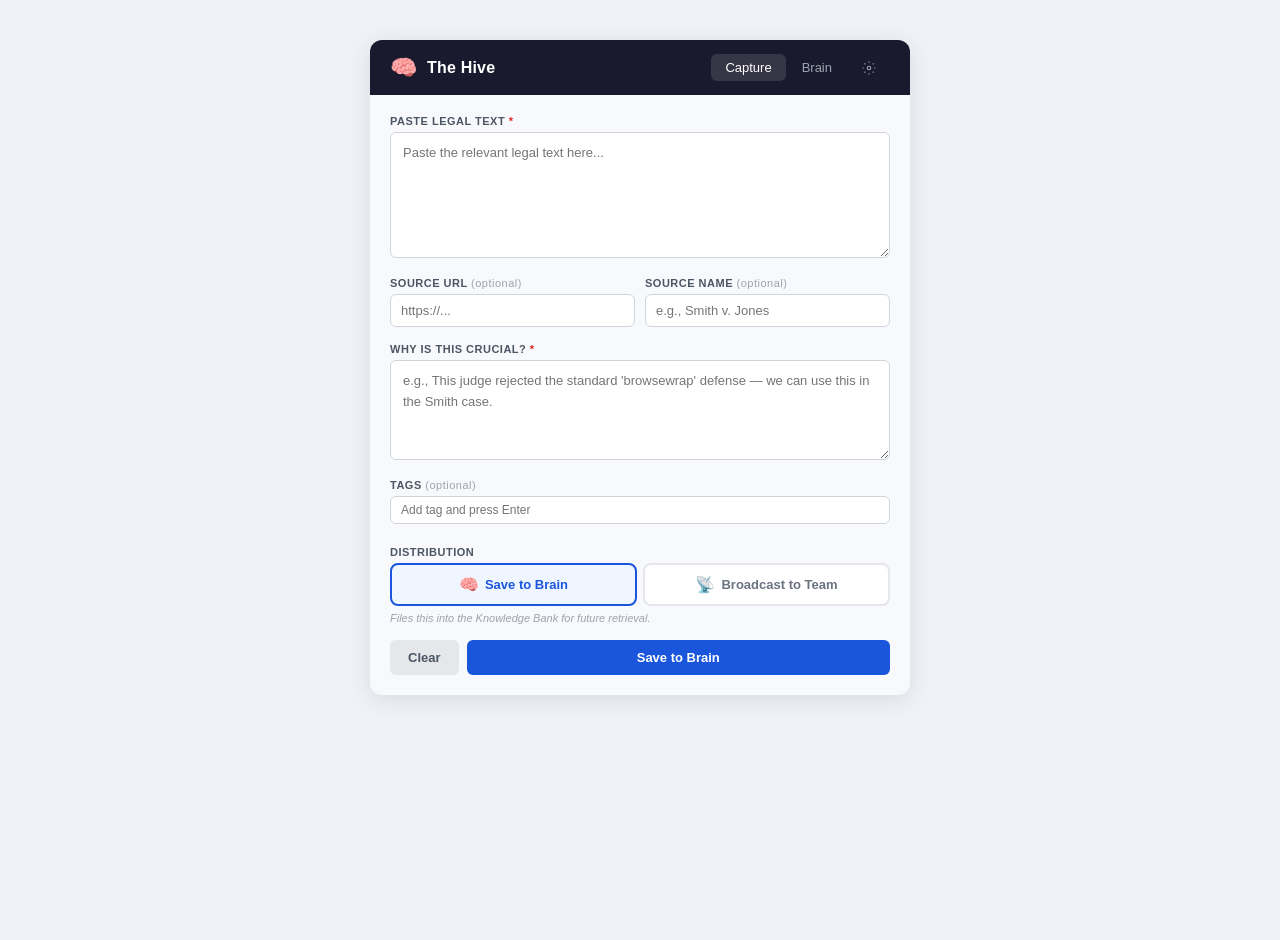
<file: index.html>
<!DOCTYPE html>
<html lang="en">
<head>
  <meta charset="UTF-8">
  <meta name="viewport" content="width=device-width, initial-scale=1.0">
  <title>The Hive</title>
  <style>
* {
  margin: 0;
  padding: 0;
  box-sizing: border-box;
}

body {
  font-family: -apple-system, BlinkMacSystemFont, 'Segoe UI', Roboto, 'Helvetica Neue', sans-serif;
  font-size: 14px;
  color: #1a1a2e;
  background: #f0f2f7;
  min-height: 100vh;
}

.app-shell {
  max-width: 540px;
  margin: 40px auto;
  background: #f8f9fc;
  border-radius: 12px;
  box-shadow: 0 4px 24px rgba(0,0,0,0.10);
  overflow: hidden;
}

/* ── Header ── */
.header {
  display: flex;
  align-items: center;
  justify-content: space-between;
  padding: 14px 20px;
  background: #1a1a2e;
  color: #fff;
}

.header-left {
  display: flex;
  align-items: center;
  gap: 10px;
}

.header-icon { font-size: 22px; }

.header h1 {
  font-size: 16px;
  font-weight: 700;
  letter-spacing: 0.2px;
}

.header-nav {
  display: flex;
  gap: 2px;
}

.nav-btn {
  background: transparent;
  border: none;
  color: #9ca3af;
  font-size: 13px;
  font-weight: 500;
  padding: 6px 14px;
  border-radius: 6px;
  cursor: pointer;
  transition: all 0.15s;
  display: flex;
  align-items: center;
  gap: 4px;
}

.nav-btn:hover {
  color: #e5e7eb;
  background: rgba(255,255,255,0.08);
}

.nav-btn.active {
  color: #fff;
  background: rgba(255,255,255,0.12);
}

/* ── Views ── */
.view {
  display: none;
  padding: 20px;
}

.view.active {
  display: block;
}

/* ── Field Label ── */
.field-label {
  display: block;
  font-size: 11px;
  font-weight: 700;
  text-transform: uppercase;
  letter-spacing: 0.5px;
  color: #4b5563;
  margin-bottom: 5px;
}

.required { color: #dc2626; }
.optional { font-weight: 400; text-transform: none; color: #9ca3af; }

/* ── Capture Form ── */
.capture-section { margin-bottom: 16px; }

.paste-input {
  width: 100%;
  border: 1px solid #d1d5db;
  border-radius: 6px;
  padding: 10px 12px;
  font-family: inherit;
  font-size: 13px;
  line-height: 1.6;
  color: #1a1a2e;
  resize: vertical;
  min-height: 100px;
  transition: border-color 0.15s;
}

.paste-input:focus {
  outline: none;
  border-color: #1a56db;
  box-shadow: 0 0 0 2px rgba(26,86,219,0.15);
}

.paste-input.error { border-color: #dc2626; }

.source-inputs {
  display: flex;
  gap: 10px;
}

.source-inputs .source-field { flex: 1; }

.text-input {
  width: 100%;
  border: 1px solid #d1d5db;
  border-radius: 6px;
  padding: 8px 10px;
  font-family: inherit;
  font-size: 13px;
  transition: border-color 0.15s;
}

.text-input:focus {
  outline: none;
  border-color: #1a56db;
  box-shadow: 0 0 0 2px rgba(26,86,219,0.15);
}

.text-input.error { border-color: #dc2626; }

.field-error {
  color: #dc2626;
  font-size: 11px;
  margin-top: 4px;
}

.field-hint {
  font-size: 11px;
  color: #9ca3af;
  margin-top: 4px;
}

/* ── Tags ── */
.tags-input-row {
  display: flex;
  gap: 6px;
}

.tag-input {
  flex: 1;
  border: 1px solid #d1d5db;
  border-radius: 6px;
  padding: 6px 10px;
  font-size: 12px;
  font-family: inherit;
}

.tag-input:focus {
  outline: none;
  border-color: #1a56db;
  box-shadow: 0 0 0 2px rgba(26,86,219,0.15);
}

.tags-list {
  display: flex;
  flex-wrap: wrap;
  gap: 4px;
  margin-top: 6px;
}

.tag-chip {
  display: inline-flex;
  align-items: center;
  gap: 4px;
  background: #e5e7eb;
  color: #374151;
  font-size: 11px;
  font-weight: 500;
  padding: 3px 8px;
  border-radius: 12px;
}

.tag-chip .tag-remove {
  cursor: pointer;
  font-size: 13px;
  color: #9ca3af;
  line-height: 1;
}

.tag-chip .tag-remove:hover { color: #dc2626; }

/* ── Distribution Toggle ── */
.toggle-group {
  display: flex;
  gap: 6px;
  margin-bottom: 6px;
}

.toggle-btn {
  flex: 1;
  display: flex;
  align-items: center;
  justify-content: center;
  gap: 6px;
  padding: 10px 12px;
  border: 2px solid #e5e7eb;
  border-radius: 8px;
  background: #fff;
  font-family: inherit;
  font-size: 13px;
  font-weight: 600;
  color: #6b7280;
  cursor: pointer;
  transition: all 0.15s;
}

.toggle-btn:hover {
  border-color: #c7d2fe;
  color: #4b5563;
}

.toggle-btn.active {
  border-color: #1a56db;
  background: #eff6ff;
  color: #1a56db;
}

.toggle-btn.active[data-mode="broadcast"] {
  border-color: #059669;
  background: #ecfdf5;
  color: #059669;
}

.toggle-icon { font-size: 16px; }

.distribution-hint {
  font-size: 11px;
  color: #9ca3af;
  font-style: italic;
}

/* ── Action Row ── */
.action-row {
  display: flex;
  gap: 8px;
  margin-top: 4px;
}

/* ── Buttons ── */
.btn {
  display: inline-flex;
  align-items: center;
  justify-content: center;
  gap: 6px;
  padding: 10px 18px;
  border: none;
  border-radius: 6px;
  font-family: inherit;
  font-size: 13px;
  font-weight: 600;
  cursor: pointer;
  transition: all 0.15s;
}

.btn-primary {
  flex: 1;
  background: #1a56db;
  color: #fff;
}

.btn-primary:hover { background: #1e40af; }
.btn-primary:disabled { background: #93c5fd; cursor: not-allowed; }

.btn-secondary {
  background: #e5e7eb;
  color: #4b5563;
}

.btn-secondary:hover { background: #d1d5db; }

.btn-full { width: 100%; }

.spinner {
  display: inline-block;
  width: 14px;
  height: 14px;
  border: 2px solid rgba(255,255,255,0.3);
  border-top-color: #fff;
  border-radius: 50%;
  animation: spin 0.6s linear infinite;
}

@keyframes spin { to { transform: rotate(360deg); } }

/* ── Success State ── */
.success-state {
  text-align: center;
  padding: 30px 16px;
}

.success-icon { font-size: 44px; margin-bottom: 10px; }

.success-title {
  font-size: 18px;
  font-weight: 700;
  color: #059669;
  margin-bottom: 6px;
}

.success-desc {
  font-size: 13px;
  color: #6b7280;
  margin-bottom: 18px;
}

/* ── Broadcast Card ── */
.broadcast-card {
  text-align: left;
  margin-bottom: 16px;
  padding: 14px;
  background: #f0fdf4;
  border: 1px solid #bbf7d0;
  border-radius: 8px;
}

.broadcast-content {
  background: #fff;
  border: 1px solid #d1d5db;
  border-radius: 6px;
  padding: 12px 14px;
  font-size: 12px;
  line-height: 1.6;
  color: #1a1a2e;
  max-height: 200px;
  overflow-y: auto;
  margin-bottom: 10px;
  white-space: pre-wrap;
  word-break: break-word;
}

.copy-feedback {
  text-align: center;
  color: #059669;
  font-size: 12px;
  font-weight: 600;
  margin-top: 6px;
}

/* ── Brain View ── */
.brain-header { margin-bottom: 14px; }

.brain-search {
  width: 100%;
  border: 1px solid #d1d5db;
  border-radius: 6px;
  padding: 9px 12px;
  font-family: inherit;
  font-size: 13px;
}

.brain-search:focus {
  outline: none;
  border-color: #1a56db;
  box-shadow: 0 0 0 2px rgba(26,86,219,0.15);
}

.brain-loading {
  text-align: center;
  padding: 24px;
  color: #6b7280;
  font-size: 13px;
}

.brain-list {
  display: flex;
  flex-direction: column;
  gap: 8px;
}

.brain-item {
  background: #fff;
  border: 1px solid #e5e7eb;
  border-radius: 8px;
  padding: 12px 14px;
  transition: border-color 0.15s;
}

.brain-item:hover { border-color: #c7d2fe; }

.brain-item-header {
  display: flex;
  align-items: center;
  justify-content: space-between;
  margin-bottom: 6px;
}

.brain-item-source {
  font-size: 10px;
  font-weight: 700;
  text-transform: uppercase;
  color: #3730a3;
  background: #e0e7ff;
  padding: 2px 6px;
  border-radius: 3px;
}

.brain-item-date {
  font-size: 10px;
  color: #9ca3af;
}

.brain-item-why {
  font-size: 13px;
  font-weight: 600;
  color: #1a1a2e;
  margin-bottom: 4px;
  line-height: 1.4;
}

.brain-item-text {
  font-size: 12px;
  color: #6b7280;
  line-height: 1.5;
  max-height: 54px;
  overflow: hidden;
  text-overflow: ellipsis;
}

.brain-item-tags {
  display: flex;
  flex-wrap: wrap;
  gap: 3px;
  margin-top: 6px;
}

.brain-item-tag {
  font-size: 10px;
  background: #f3f4f6;
  color: #6b7280;
  padding: 1px 6px;
  border-radius: 8px;
}

/* ── Empty State ── */
.empty-state {
  text-align: center;
  padding: 30px 20px;
}

.empty-icon { font-size: 40px; margin-bottom: 10px; }

.empty-title {
  font-size: 16px;
  font-weight: 600;
  color: #1a1a2e;
  margin-bottom: 6px;
}

.empty-desc {
  font-size: 12px;
  color: #6b7280;
  line-height: 1.5;
}

/* ── Settings ── */
.settings-section { margin-bottom: 18px; }

.settings-input {
  width: 100%;
  border: 1px solid #d1d5db;
  border-radius: 6px;
  padding: 8px 10px;
  font-family: inherit;
  font-size: 13px;
}

.settings-input:focus {
  outline: none;
  border-color: #1a56db;
  box-shadow: 0 0 0 2px rgba(26,86,219,0.15);
}

.settings-hint {
  font-size: 11px;
  color: #9ca3af;
  margin-top: 4px;
}

.settings-feedback {
  text-align: center;
  font-size: 12px;
  font-weight: 600;
  margin-top: 8px;
}

.settings-feedback.success { color: #059669; }
.settings-feedback.error { color: #dc2626; }

/* ── Scrollbar ── */
::-webkit-scrollbar { width: 5px; }
::-webkit-scrollbar-track { background: transparent; }
::-webkit-scrollbar-thumb { background: #d1d5db; border-radius: 4px; }
::-webkit-scrollbar-thumb:hover { background: #9ca3af; }
  </style>
</head>
<body>

<div class="app-shell">
  <!-- Header -->
  <header class="header">
    <div class="header-left">
      <span class="header-icon">&#129504;</span>
      <h1>The Hive</h1>
    </div>
    <nav class="header-nav">
      <button class="nav-btn active" data-view="capture">Capture</button>
      <button class="nav-btn" data-view="brain">Brain</button>
      <button class="nav-btn" data-view="settings">
        <svg width="14" height="14" viewBox="0 0 24 24" fill="none" stroke="currentColor" stroke-width="2">
          <circle cx="12" cy="12" r="3"/><path d="M12 1v2M12 21v2M4.22 4.22l1.42 1.42M18.36 18.36l1.42 1.42M1 12h2M21 12h2M4.22 19.78l1.42-1.42M18.36 5.64l1.42-1.42"/>
        </svg>
      </button>
    </nav>
  </header>

  <!-- CAPTURE VIEW -->
  <div id="view-capture" class="view active">
    <div id="capture-form">
      <!-- Paste text -->
      <div class="capture-section">
        <label class="field-label" for="paste-input">
          Paste Legal Text <span class="required">*</span>
        </label>
        <textarea
          id="paste-input"
          class="paste-input"
          placeholder="Paste the relevant legal text here..."
          rows="5"
        ></textarea>
        <div id="paste-error" class="field-error" style="display:none;">Please paste the text you want to capture.</div>
      </div>

      <!-- Source URL + Title -->
      <div class="capture-section">
        <div class="source-inputs">
          <div class="source-field">
            <label class="field-label" for="source-url">Source URL <span class="optional">(optional)</span></label>
            <input type="url" id="source-url" class="text-input" placeholder="https://..." />
          </div>
          <div class="source-field">
            <label class="field-label" for="source-title">Source Name <span class="optional">(optional)</span></label>
            <input type="text" id="source-title" class="text-input" placeholder="e.g., Smith v. Jones" />
          </div>
        </div>
      </div>

      <!-- Why is this crucial? -->
      <div class="capture-section">
        <label class="field-label" for="why-input">
          Why is this crucial? <span class="required">*</span>
        </label>
        <textarea
          id="why-input"
          class="paste-input"
          placeholder="e.g., This judge rejected the standard 'browsewrap' defense — we can use this in the Smith case."
          rows="3"
        ></textarea>
        <div id="why-error" class="field-error" style="display:none;">Please explain why this matters before saving.</div>
      </div>

      <!-- Tags -->
      <div class="capture-section">
        <label class="field-label">Tags <span class="optional">(optional)</span></label>
        <div class="tags-input-row">
          <input type="text" id="tag-input" class="tag-input" placeholder="Add tag and press Enter" />
        </div>
        <div id="tags-list" class="tags-list"></div>
      </div>

      <!-- Distribution toggle -->
      <div class="capture-section">
        <label class="field-label">Distribution</label>
        <div class="toggle-group">
          <button class="toggle-btn active" data-mode="brain">
            <span class="toggle-icon">&#129504;</span>
            Save to Brain
          </button>
          <button class="toggle-btn" data-mode="broadcast">
            <span class="toggle-icon">&#128225;</span>
            Broadcast to Team
          </button>
        </div>
        <p id="distribution-hint" class="distribution-hint">Files this into the Knowledge Bank for future retrieval.</p>
      </div>

      <!-- Action buttons -->
      <div class="action-row">
        <button id="btn-clear" class="btn btn-secondary">Clear</button>
        <button id="btn-save" class="btn btn-primary">
          <span id="btn-save-text">Save to Brain</span>
          <span id="btn-save-spinner" class="spinner" style="display:none;"></span>
        </button>
      </div>
    </div>

    <!-- Success state -->
    <div id="success-state" class="success-state" style="display:none;">
      <div class="success-icon">&#9989;</div>
      <p class="success-title" id="success-title">Saved to Brain!</p>
      <p class="success-desc" id="success-desc">Your finding has been filed in the Knowledge Bank.</p>

      <div id="broadcast-card" class="broadcast-card" style="display:none;">
        <label class="field-label">Share this with your team:</label>
        <div id="broadcast-content" class="broadcast-content"></div>
        <button id="btn-copy-broadcast" class="btn btn-secondary btn-full">
          &#128203; Copy to Clipboard
        </button>
        <p id="copy-feedback" class="copy-feedback" style="display:none;">Copied!</p>
      </div>

      <button id="btn-new-capture" class="btn btn-primary btn-full">Capture Another</button>
    </div>
  </div>

  <!-- BRAIN VIEW -->
  <div id="view-brain" class="view">
    <div class="brain-header">
      <input type="text" id="brain-search" class="brain-search" placeholder="Search the Knowledge Bank..." />
    </div>
    <div id="brain-loading" class="brain-loading" style="display:none;">
      <span class="spinner"></span> Loading...
    </div>
    <div id="brain-empty" class="empty-state" style="display:none;">
      <div class="empty-icon">&#128218;</div>
      <p class="empty-title">Knowledge Bank is empty</p>
      <p class="empty-desc">Start capturing legal findings and they'll appear here.</p>
    </div>
    <div id="brain-list" class="brain-list"></div>
  </div>

  <!-- SETTINGS VIEW -->
  <div id="view-settings" class="view">
    <div class="settings-section">
      <label class="field-label" for="sheets-url">Google Apps Script URL</label>
      <input type="url" id="sheets-url" class="settings-input" placeholder="https://script.google.com/macros/s/.../exec" />
      <p class="settings-hint">Paste the Web App URL from your deployed Apps Script.</p>
    </div>
    <div class="settings-section">
      <label class="field-label" for="user-name">Your Name</label>
      <input type="text" id="user-name" class="settings-input" placeholder="e.g., Jane Smith" />
    </div>
    <div class="settings-section">
      <button id="btn-save-settings" class="btn btn-primary btn-full">Save Settings</button>
      <p id="settings-feedback" class="settings-feedback" style="display:none;"></p>
    </div>
  </div>
</div>

<script>
document.addEventListener('DOMContentLoaded', () => {
  // ── State ──
  let distributionMode = 'brain';
  let tags = [];

  // ── Elements ──
  const views = {
    capture: document.getElementById('view-capture'),
    brain: document.getElementById('view-brain'),
    settings: document.getElementById('view-settings')
  };

  const captureForm = document.getElementById('capture-form');
  const successState = document.getElementById('success-state');

  const pasteInput = document.getElementById('paste-input');
  const pasteError = document.getElementById('paste-error');
  const sourceUrl = document.getElementById('source-url');
  const sourceTitleInput = document.getElementById('source-title');
  const whyInput = document.getElementById('why-input');
  const whyError = document.getElementById('why-error');
  const tagInput = document.getElementById('tag-input');
  const tagsList = document.getElementById('tags-list');

  const toggleBtns = document.querySelectorAll('.toggle-btn');
  const distributionHint = document.getElementById('distribution-hint');
  const btnSave = document.getElementById('btn-save');
  const btnSaveText = document.getElementById('btn-save-text');
  const btnSaveSpinner = document.getElementById('btn-save-spinner');
  const btnClear = document.getElementById('btn-clear');

  const successTitle = document.getElementById('success-title');
  const successDesc = document.getElementById('success-desc');
  const broadcastCard = document.getElementById('broadcast-card');
  const broadcastContent = document.getElementById('broadcast-content');
  const btnCopyBroadcast = document.getElementById('btn-copy-broadcast');
  const copyFeedback = document.getElementById('copy-feedback');
  const btnNewCapture = document.getElementById('btn-new-capture');

  const navBtns = document.querySelectorAll('.nav-btn');

  const brainSearch = document.getElementById('brain-search');
  const brainLoading = document.getElementById('brain-loading');
  const brainEmpty = document.getElementById('brain-empty');
  const brainList = document.getElementById('brain-list');

  const sheetsUrlInput = document.getElementById('sheets-url');
  const userNameInput = document.getElementById('user-name');
  const btnSaveSettings = document.getElementById('btn-save-settings');
  const settingsFeedback = document.getElementById('settings-feedback');

  // ── Load settings from localStorage ──
  loadSettings();

  // ── Navigation ──
  navBtns.forEach(btn => {
    btn.addEventListener('click', () => {
      const view = btn.dataset.view;
      navBtns.forEach(b => b.classList.remove('active'));
      btn.classList.add('active');
      Object.values(views).forEach(v => v.classList.remove('active'));
      views[view].classList.add('active');
      if (view === 'brain') loadBrain();
    });
  });

  // ── Distribution Toggle ──
  toggleBtns.forEach(btn => {
    btn.addEventListener('click', () => {
      toggleBtns.forEach(b => b.classList.remove('active'));
      btn.classList.add('active');
      distributionMode = btn.dataset.mode;

      if (distributionMode === 'brain') {
        distributionHint.textContent = 'Files this into the Knowledge Bank for future retrieval.';
        btnSaveText.textContent = 'Save to Brain';
      } else {
        distributionHint.textContent = 'Saves to Knowledge Bank AND generates a formatted message for sharing.';
        btnSaveText.textContent = 'Save & Prepare Broadcast';
      }
    });
  });

  // ── Tags ──
  tagInput.addEventListener('keydown', (e) => {
    if (e.key === 'Enter' || e.key === ',') {
      e.preventDefault();
      const tag = tagInput.value.trim().replace(/,/g, '');
      if (tag && !tags.includes(tag)) {
        tags.push(tag);
        renderTags();
      }
      tagInput.value = '';
    }
  });

  function renderTags() {
    tagsList.innerHTML = tags.map((tag, i) =>
      `<span class="tag-chip">${escapeHtml(tag)} <span class="tag-remove" data-index="${i}">&times;</span></span>`
    ).join('');
    tagsList.querySelectorAll('.tag-remove').forEach(el => {
      el.addEventListener('click', () => {
        tags.splice(parseInt(el.dataset.index), 1);
        renderTags();
      });
    });
  }

  // ── Validation resets ──
  pasteInput.addEventListener('input', () => {
    pasteInput.classList.remove('error');
    pasteError.style.display = 'none';
  });
  whyInput.addEventListener('input', () => {
    whyInput.classList.remove('error');
    whyError.style.display = 'none';
  });

  // ── Clear ──
  btnClear.addEventListener('click', () => {
    pasteInput.value = '';
    sourceUrl.value = '';
    sourceTitleInput.value = '';
    whyInput.value = '';
    tags = [];
    renderTags();
    pasteInput.classList.remove('error');
    pasteError.style.display = 'none';
    whyInput.classList.remove('error');
    whyError.style.display = 'none';
  });

  // ── Save ──
  btnSave.addEventListener('click', async () => {
    // Validate
    let valid = true;
    const text = pasteInput.value.trim();
    const why = whyInput.value.trim();

    if (!text) {
      pasteInput.classList.add('error');
      pasteError.style.display = 'block';
      valid = false;
    }
    if (!why) {
      whyInput.classList.add('error');
      whyError.style.display = 'block';
      valid = false;
    }
    if (!valid) return;

    const settings = getSettingsData();
    if (!settings.sheetsUrl) {
      switchToView('settings');
      showSettingsFeedback('Please configure your Google Apps Script URL first.', 'error');
      return;
    }

    // Disable button, show spinner
    btnSave.disabled = true;
    btnSaveText.style.display = 'none';
    btnSaveSpinner.style.display = 'inline-block';

    const record = {
      text: text,
      url: sourceUrl.value.trim(),
      pageTitle: sourceTitleInput.value.trim(),
      source: sourceTitleInput.value.trim() || 'Pasted',
      why: why,
      tags: tags.join(', '),
      user: settings.userName || 'Unknown',
      timestamp: new Date().toISOString(),
      mode: distributionMode
    };

    try {
      const url = new URL(settings.sheetsUrl);
      url.searchParams.set('action', 'save');
      url.searchParams.set('text', record.text.substring(0, 1500));
      url.searchParams.set('url', record.url);
      url.searchParams.set('pageTitle', record.pageTitle);
      url.searchParams.set('source', record.source);
      url.searchParams.set('why', record.why);
      url.searchParams.set('tags', record.tags);
      url.searchParams.set('user', record.user);
      url.searchParams.set('timestamp', record.timestamp);
      url.searchParams.set('mode', record.mode);

      const resp = await fetch(url.toString(), { mode: 'no-cors' });
      // no-cors means we can't read the response, but the request goes through
      showSuccess(record);
    } catch (err) {
      console.error('Failed to save:', err);
      // Save locally as fallback
      saveLocally(record);
      showSuccess(record);
    } finally {
      btnSave.disabled = false;
      btnSaveText.style.display = 'inline';
      btnSaveSpinner.style.display = 'none';
    }
  });

  function showSuccess(record) {
    captureForm.style.display = 'none';
    successState.style.display = 'block';

    if (distributionMode === 'broadcast') {
      successTitle.textContent = 'Saved & Ready to Share!';
      successDesc.textContent = 'Copy the message below and paste it in Slack, email, or Jira.';
      broadcastCard.style.display = 'block';
      broadcastContent.textContent = formatBroadcast(record);
    } else {
      successTitle.textContent = 'Saved to Brain!';
      successDesc.textContent = 'Your finding has been filed in the Knowledge Bank.';
      broadcastCard.style.display = 'none';
    }
  }

  function formatBroadcast(record) {
    const divider = '---';
    let msg = `** Legal Update **\n`;
    msg += `${divider}\n`;
    if (record.source) msg += `Source: ${record.source}`;
    if (record.pageTitle && record.pageTitle !== record.source) msg += ` | ${record.pageTitle}`;
    msg += '\n';
    if (record.url) msg += `Link: ${record.url}\n`;
    msg += `\nKey Excerpt:\n"${record.text}"\n\n`;
    msg += `Why This Matters:\n${record.why}\n`;
    if (record.tags) msg += `\nTags: ${record.tags}\n`;
    msg += `${divider}\n`;
    msg += `Captured by ${record.user} on ${new Date(record.timestamp).toLocaleDateString()}`;
    return msg;
  }

  // ── Copy Broadcast ──
  btnCopyBroadcast.addEventListener('click', async () => {
    const text = broadcastContent.textContent;
    try {
      await navigator.clipboard.writeText(text);
    } catch (e) {
      const textarea = document.createElement('textarea');
      textarea.value = text;
      document.body.appendChild(textarea);
      textarea.select();
      document.execCommand('copy');
      document.body.removeChild(textarea);
    }
    copyFeedback.style.display = 'block';
    setTimeout(() => { copyFeedback.style.display = 'none'; }, 2000);
  });

  // ── New Capture ──
  btnNewCapture.addEventListener('click', () => {
    captureForm.style.display = 'block';
    successState.style.display = 'none';
    pasteInput.value = '';
    sourceUrl.value = '';
    sourceTitleInput.value = '';
    whyInput.value = '';
    tags = [];
    renderTags();
  });

  // ── Brain (Knowledge Bank) ──
  async function loadBrain() {
    const settings = getSettingsData();
    if (!settings.sheetsUrl) {
      brainEmpty.style.display = 'block';
      brainList.innerHTML = '';
      return;
    }

    brainLoading.style.display = 'block';
    brainEmpty.style.display = 'none';
    brainList.innerHTML = '';

    try {
      const url = new URL(settings.sheetsUrl);
      url.searchParams.set('action', 'read');
      const query = brainSearch.value.trim();
      if (query) url.searchParams.set('search', query);

      const resp = await fetch(url.toString());
      const data = await resp.json();
      brainLoading.style.display = 'none';

      if (data && data.records && data.records.length > 0) {
        renderBrainItems(data.records);
      } else {
        const localRecords = getLocalRecords();
        if (localRecords.length === 0) {
          brainEmpty.style.display = 'block';
        } else {
          renderBrainItems(localRecords);
        }
      }
    } catch (err) {
      console.error('Failed to load brain:', err);
      brainLoading.style.display = 'none';

      const localRecords = getLocalRecords();
      if (localRecords.length === 0) {
        brainEmpty.style.display = 'block';
      } else {
        renderBrainItems(localRecords);
      }
    }
  }

  function renderBrainItems(records) {
    const query = brainSearch.value.trim().toLowerCase();
    const filtered = query
      ? records.filter(r =>
          (r.why || '').toLowerCase().includes(query) ||
          (r.text || '').toLowerCase().includes(query) ||
          (r.tags || '').toLowerCase().includes(query) ||
          (r.source || '').toLowerCase().includes(query)
        )
      : records;

    if (filtered.length === 0) {
      brainEmpty.style.display = 'block';
      brainList.innerHTML = '';
      return;
    }

    brainEmpty.style.display = 'none';
    brainList.innerHTML = filtered.map(r => {
      const date = r.timestamp ? new Date(r.timestamp).toLocaleDateString() : '';
      const tagsHtml = (r.tags || '').split(',').filter(t => t.trim()).map(t =>
        `<span class="brain-item-tag">${escapeHtml(t.trim())}</span>`
      ).join('');

      return `
        <div class="brain-item">
          <div class="brain-item-header">
            <span class="brain-item-source">${escapeHtml(r.source || 'Pasted')}</span>
            <span class="brain-item-date">${date}</span>
          </div>
          <div class="brain-item-why">${escapeHtml(r.why || '')}</div>
          <div class="brain-item-text">${escapeHtml(r.text || '')}</div>
          ${tagsHtml ? `<div class="brain-item-tags">${tagsHtml}</div>` : ''}
        </div>
      `;
    }).join('');
  }

  // Debounced search
  let searchTimeout;
  brainSearch.addEventListener('input', () => {
    clearTimeout(searchTimeout);
    searchTimeout = setTimeout(loadBrain, 300);
  });

  // ── Settings ──
  function loadSettings() {
    const settings = getSettingsData();
    sheetsUrlInput.value = settings.sheetsUrl || '';
    userNameInput.value = settings.userName || '';
  }

  function getSettingsData() {
    return {
      sheetsUrl: localStorage.getItem('lc_sheetsUrl') || '',
      userName: localStorage.getItem('lc_userName') || ''
    };
  }

  btnSaveSettings.addEventListener('click', () => {
    localStorage.setItem('lc_sheetsUrl', sheetsUrlInput.value.trim());
    localStorage.setItem('lc_userName', userNameInput.value.trim());
    showSettingsFeedback('Settings saved!', 'success');
  });

  function showSettingsFeedback(msg, type) {
    settingsFeedback.textContent = msg;
    settingsFeedback.className = `settings-feedback ${type}`;
    settingsFeedback.style.display = 'block';
    setTimeout(() => { settingsFeedback.style.display = 'none'; }, 3000);
  }

  // ── Local Storage Fallback ──
  function saveLocally(record) {
    const records = getLocalRecords();
    records.unshift(record);
    if (records.length > 200) records.length = 200;
    localStorage.setItem('lc_localRecords', JSON.stringify(records));
  }

  function getLocalRecords() {
    try {
      return JSON.parse(localStorage.getItem('lc_localRecords') || '[]');
    } catch { return []; }
  }

  // ── Helpers ──
  function switchToView(viewName) {
    navBtns.forEach(b => b.classList.toggle('active', b.dataset.view === viewName));
    Object.entries(views).forEach(([name, el]) => {
      el.classList.toggle('active', name === viewName);
    });
  }

  function escapeHtml(str) {
    const div = document.createElement('div');
    div.textContent = str;
    return div.innerHTML;
  }
});
</script>
</body>
</html>
</file>
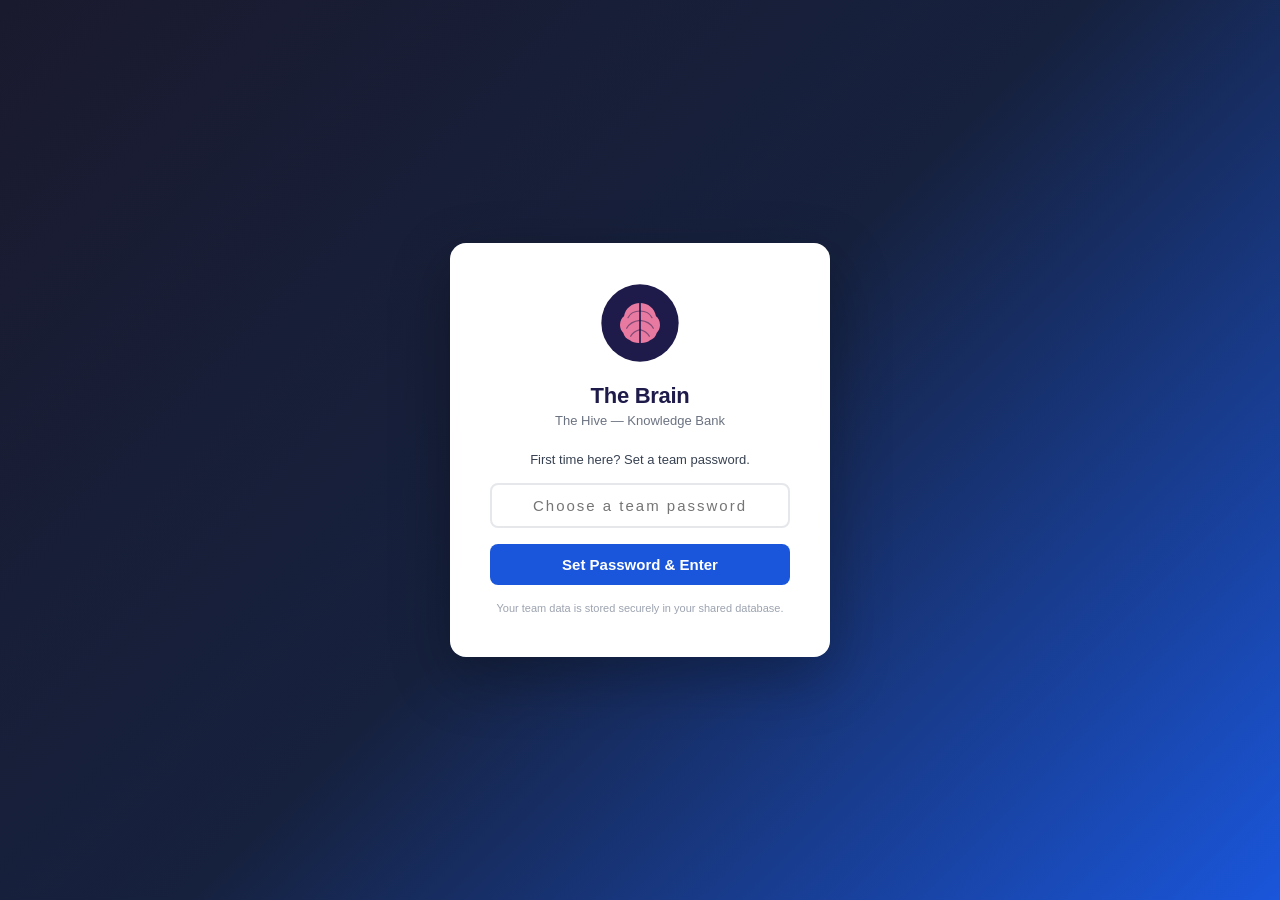
<file: brain-dashboard.html>
<!DOCTYPE html>
<html lang="en">
<head>
<meta charset="UTF-8">
<meta name="viewport" content="width=device-width, initial-scale=1.0">
<title>The Brain — The Hive</title>
<style>
  /* ── Reset & Base ── */
  *, *::before, *::after { box-sizing: border-box; margin: 0; padding: 0; }
  body {
    font-family: -apple-system, BlinkMacSystemFont, 'Segoe UI', Roboto, Helvetica, Arial, sans-serif;
    background: #f0f2f7;
    color: #1a1a2e;
    min-height: 100vh;
  }

  /* ── Password Screen ── */
  .lock-screen {
    display: flex;
    align-items: center;
    justify-content: center;
    min-height: 100vh;
    background: linear-gradient(135deg, #1a1a2e 0%, #16213e 50%, #1a56db 100%);
  }
  .lock-card {
    background: #fff;
    border-radius: 16px;
    padding: 40px;
    width: 380px;
    max-width: 90vw;
    text-align: center;
    box-shadow: 0 20px 60px rgba(0,0,0,0.3);
  }
  .lock-brain-img { margin-bottom: 16px; }
  .lock-title { font-size: 22px; font-weight: 800; color: #1e1b4b; margin-bottom: 4px; letter-spacing: -0.3px; }
  .lock-subtitle { font-size: 13px; color: #6b7280; margin-bottom: 24px; }
  .lock-input {
    width: 100%;
    padding: 12px 16px;
    border: 2px solid #e5e7eb;
    border-radius: 8px;
    font-size: 15px;
    outline: none;
    transition: border-color 0.2s;
    text-align: center;
    letter-spacing: 2px;
  }
  .lock-input:focus { border-color: #1a56db; }
  .lock-input.shake {
    animation: shake 0.3s ease-in-out;
  }
  @keyframes shake {
    0%, 100% { transform: translateX(0); }
    25% { transform: translateX(-6px); }
    75% { transform: translateX(6px); }
  }
  .lock-error {
    color: #dc2626;
    font-size: 12px;
    margin-top: 8px;
    display: none;
  }
  .lock-btn {
    width: 100%;
    padding: 12px;
    background: #1a56db;
    color: #fff;
    border: none;
    border-radius: 8px;
    font-size: 15px;
    font-weight: 600;
    cursor: pointer;
    margin-top: 16px;
    transition: background 0.2s;
  }
  .lock-btn:hover { background: #1945b3; }
  .lock-setup-note {
    font-size: 11px;
    color: #9ca3af;
    margin-top: 16px;
    line-height: 1.4;
  }

  /* ── Dashboard Layout ── */
  .dashboard { display: none; }
  .dashboard.active { display: block; }

  /* Header */
  .dash-header {
    background: #fff;
    border-bottom: 1px solid #e5e7eb;
    padding: 16px 24px;
    position: sticky;
    top: 0;
    z-index: 100;
    box-shadow: 0 1px 4px rgba(0,0,0,0.06);
  }
  .dash-header-top {
    display: flex;
    align-items: center;
    justify-content: space-between;
    margin-bottom: 12px;
  }
  .dash-brand {
    display: flex;
    align-items: center;
    gap: 10px;
  }
  .dash-brand-icon { flex-shrink: 0; }
  .dash-brand-text { font-size: 20px; font-weight: 800; color: #1e1b4b; letter-spacing: -0.3px; }
  .dash-brand-sub { font-size: 12px; color: #6b7280; font-weight: 400; margin-left: 8px; }
  .dash-actions {
    display: flex;
    gap: 8px;
  }
  .dash-btn {
    padding: 8px 16px;
    border: 1px solid #e5e7eb;
    border-radius: 8px;
    background: #fff;
    font-size: 13px;
    font-weight: 500;
    cursor: pointer;
    transition: all 0.15s;
    color: #374151;
  }
  .dash-btn:hover { border-color: #1a56db; color: #1a56db; }
  .dash-btn-primary {
    background: #1a56db;
    color: #fff;
    border-color: #1a56db;
  }
  .dash-btn-primary:hover { background: #1945b3; }

  /* Filters Row */
  .dash-filters {
    display: flex;
    gap: 10px;
    flex-wrap: wrap;
    align-items: center;
  }
  .dash-search {
    flex: 1;
    min-width: 200px;
    padding: 9px 14px 9px 36px;
    border: 1px solid #e5e7eb;
    border-radius: 8px;
    font-size: 14px;
    outline: none;
    transition: border-color 0.2s;
    background: #f9fafb url("data:image/svg+xml,%3Csvg xmlns='http://www.w3.org/2000/svg' width='16' height='16' viewBox='0 0 24 24' fill='none' stroke='%239ca3af' stroke-width='2'%3E%3Ccircle cx='11' cy='11' r='8'/%3E%3Cpath d='m21 21-4.35-4.35'/%3E%3C/svg%3E") 12px center no-repeat;
  }
  .dash-search:focus { border-color: #1a56db; background-color: #fff; }
  .dash-filter-select {
    padding: 9px 12px;
    border: 1px solid #e5e7eb;
    border-radius: 8px;
    font-size: 13px;
    background: #f9fafb;
    color: #374151;
    cursor: pointer;
    outline: none;
    min-width: 130px;
  }
  .dash-filter-select:focus { border-color: #1a56db; }

  /* Stats Bar */
  .dash-stats {
    display: flex;
    gap: 16px;
    padding: 10px 24px;
    background: #fff;
    border-bottom: 1px solid #f3f4f6;
    flex-wrap: wrap;
  }
  .dash-stat {
    font-size: 12px;
    color: #6b7280;
    display: flex;
    align-items: center;
    gap: 4px;
  }
  .dash-stat-num {
    font-weight: 700;
    color: #1a1a2e;
  }

  /* Main Content */
  .dash-main {
    max-width: 900px;
    margin: 0 auto;
    padding: 20px 24px 40px;
  }

  /* Loading */
  .dash-loading {
    text-align: center;
    padding: 60px 20px;
    color: #6b7280;
    font-size: 15px;
  }
  .spinner {
    display: inline-block;
    width: 20px;
    height: 20px;
    border: 2px solid #e5e7eb;
    border-top-color: #1a56db;
    border-radius: 50%;
    animation: spin 0.6s linear infinite;
    vertical-align: middle;
    margin-right: 8px;
  }
  @keyframes spin { to { transform: rotate(360deg); } }

  /* Empty State */
  .dash-empty {
    text-align: center;
    padding: 80px 20px;
    color: #9ca3af;
  }
  .dash-empty-icon { font-size: 48px; margin-bottom: 12px; }
  .dash-empty-title { font-size: 18px; font-weight: 600; color: #6b7280; }
  .dash-empty-desc { font-size: 13px; margin-top: 4px; }

  /* Clip Cards */
  .clip-list {
    display: flex;
    flex-direction: column;
    gap: 12px;
  }
  .clip-card {
    background: #fff;
    border: 1px solid #e5e7eb;
    border-radius: 10px;
    padding: 16px 20px;
    transition: border-color 0.15s, box-shadow 0.15s;
  }
  .clip-card:hover {
    border-color: #c7d2fe;
    box-shadow: 0 2px 8px rgba(26,86,219,0.08);
  }
  .clip-header {
    display: flex;
    align-items: center;
    justify-content: space-between;
    margin-bottom: 8px;
    flex-wrap: wrap;
    gap: 6px;
  }
  .clip-badges {
    display: flex;
    align-items: center;
    gap: 6px;
    flex-wrap: wrap;
  }
  .clip-source {
    font-size: 10px;
    font-weight: 700;
    text-transform: uppercase;
    color: #3730a3;
    background: #e0e7ff;
    padding: 3px 8px;
    border-radius: 4px;
    letter-spacing: 0.3px;
  }
  .clip-coa {
    font-size: 9px;
    font-weight: 700;
    text-transform: uppercase;
    color: #b45309;
    background: #fef3c7;
    padding: 3px 7px;
    border-radius: 4px;
  }
  .clip-rating-badge {
    font-size: 10px;
    font-weight: 600;
    padding: 3px 8px;
    border-radius: 4px;
  }
  .clip-rating-badge.helpful { color: #059669; background: #d1fae5; }
  .clip-rating-badge.negative { color: #dc2626; background: #fee2e2; }
  .clip-rating-badge.neutral { color: #6b7280; background: #e5e7eb; }
  .clip-user {
    font-size: 10px;
    color: #9ca3af;
    font-weight: 500;
  }
  .clip-date {
    font-size: 11px;
    color: #9ca3af;
  }

  .clip-title {
    font-size: 15px;
    font-weight: 700;
    color: #1e1b4b;
    line-height: 1.35;
    margin-bottom: 2px;
  }
  .clip-title a {
    color: #1e1b4b;
    text-decoration: none;
  }
  .clip-title a:hover {
    color: #1a56db;
    text-decoration: underline;
  }
  .clip-case-name {
    font-size: 12px;
    font-weight: 600;
    color: #6366f1;
    margin-bottom: 6px;
  }
  .clip-why {
    font-size: 13px;
    font-weight: 500;
    color: #374151;
    margin-bottom: 6px;
    line-height: 1.4;
    padding: 6px 10px;
    background: #fefce8;
    border-left: 3px solid #eab308;
    border-radius: 2px;
  }
  .clip-why::before {
    content: '\1F4A1 ';
  }
  .clip-text {
    font-size: 13px;
    color: #6b7280;
    line-height: 1.5;
    max-height: 60px;
    overflow: hidden;
    position: relative;
    cursor: pointer;
    transition: max-height 0.3s ease;
  }
  .clip-text.expanded {
    max-height: none;
  }
  .clip-text a {
    color: #1a56db;
    text-decoration: underline;
  }
  .clip-text-toggle {
    font-size: 11px;
    color: #1a56db;
    cursor: pointer;
    margin-top: 4px;
    font-weight: 500;
    display: none;
  }
  .clip-text-toggle.visible { display: inline-block; }

  .clip-citation-row {
    margin-bottom: 6px;
  }
  .clip-citation-input {
    width: 100%;
    font-size: 12px;
    color: #4b5563;
    padding: 4px 8px;
    background: transparent;
    border: 1px solid transparent;
    border-left: 3px solid #c7d2fe;
    border-radius: 0;
    font-family: inherit;
    transition: border-color 0.15s, background 0.15s;
    cursor: text;
    min-height: 20px;
  }
  .clip-citation-input:hover {
    background: #f8f9ff;
    border-color: #e0e4f0;
    border-left-color: #6366f1;
  }
  .clip-citation-input:focus {
    outline: none;
    background: #fff;
    border-color: #6366f1;
    border-left-color: #6366f1;
  }
  .clip-citation-input:empty::before {
    content: attr(data-placeholder);
    color: #c7d2fe;
    font-style: italic;
  }
  .clip-citation-input i, .clip-citation-input em {
    font-style: italic;
  }
  .clip-citation-input u {
    text-decoration: underline;
  }
  .clip-citation-input b, .clip-citation-input strong {
    font-weight: 700;
  }
  .clip-tags {
    display: flex;
    flex-wrap: wrap;
    gap: 4px;
    margin-top: 8px;
  }
  .clip-tag {
    font-size: 11px;
    background: #f3f4f6;
    color: #6b7280;
    padding: 2px 8px;
    border-radius: 10px;
  }

  .clip-footer {
    display: flex;
    align-items: center;
    justify-content: space-between;
    margin-top: 10px;
    padding-top: 10px;
    border-top: 1px solid #f3f4f6;
    flex-wrap: wrap;
    gap: 8px;
  }
  .clip-case {
    font-size: 12px;
    color: #374151;
    font-weight: 500;
  }
  .clip-case-label { color: #9ca3af; font-weight: 400; }

  /* Case & Rating Controls Row */
  .clip-controls {
    display: flex;
    align-items: center;
    gap: 8px;
    margin-top: 10px;
    padding-top: 10px;
    border-top: 1px solid #f3f4f6;
    flex-wrap: wrap;
  }
  .clip-case-select {
    flex: 1;
    min-width: 140px;
    border: 1px solid #e5e7eb;
    border-radius: 6px;
    padding: 5px 8px;
    font-size: 12px;
    color: #374151;
    background: #f9fafb;
    outline: none;
    cursor: pointer;
  }
  .clip-case-select:focus { border-color: #1a56db; }
  .clip-case-new-input {
    flex: 1;
    min-width: 140px;
    border: 1px solid #1a56db;
    border-radius: 6px;
    padding: 5px 8px;
    font-size: 12px;
    color: #1a1a2e;
    background: #eff6ff;
    outline: none;
  }
  .clip-rating-btns {
    display: flex;
    gap: 4px;
  }
  .clip-rating-btn {
    width: 30px;
    height: 30px;
    border: 1px solid #e5e7eb;
    border-radius: 6px;
    background: #fff;
    cursor: pointer;
    font-size: 14px;
    display: flex;
    align-items: center;
    justify-content: center;
    transition: all 0.15s;
  }
  .clip-rating-btn:hover { border-color: #c7d2fe; }
  .clip-rating-btn.active-helpful { background: #d1fae5; border-color: #059669; }
  .clip-rating-btn.active-negative { background: #fee2e2; border-color: #dc2626; }
  .clip-rating-btn.active-neutral { background: #e5e7eb; border-color: #6b7280; }
  .clip-save-indicator {
    font-size: 10px;
    color: #059669;
    font-weight: 500;
    opacity: 0;
    transition: opacity 0.3s;
  }
  .clip-save-indicator.show { opacity: 1; }

  .clip-link {
    font-size: 12px;
    color: #1a56db;
    text-decoration: none;
    font-weight: 500;
  }
  .clip-link:hover { text-decoration: underline; }

  /* Broadcast */
  .clip-broadcast-btn {
    font-size: 12px;
    padding: 5px 12px;
    border: 1px solid #e5e7eb;
    border-radius: 6px;
    background: #fff;
    cursor: pointer;
    color: #374151;
    font-weight: 500;
    transition: all 0.15s;
  }
  .clip-broadcast-btn:hover { border-color: #1a56db; color: #1a56db; }
  .clip-broadcast-card {
    margin-top: 10px;
    border: 1px solid #c7d2fe;
    border-radius: 8px;
    background: #f5f3ff;
    padding: 14px;
    display: none;
  }
  .clip-broadcast-card.active { display: block; }
  .clip-broadcast-text {
    font-family: 'SF Mono', 'Menlo', 'Consolas', monospace;
    font-size: 12px;
    line-height: 1.6;
    color: #1a1a2e;
    white-space: pre-wrap;
    word-break: break-word;
    max-height: 200px;
    overflow-y: auto;
    margin-bottom: 10px;
  }
  .clip-broadcast-copy {
    width: 100%;
    padding: 8px;
    background: #fff;
    color: #374151;
    border: 1px solid #e5e7eb;
    border-radius: 6px;
    font-size: 12px;
    font-weight: 500;
    cursor: pointer;
  }
  .clip-broadcast-copy:hover { border-color: #1a56db; color: #1a56db; }
  .clip-broadcast-feedback {
    text-align: center;
    color: #059669;
    font-size: 12px;
    font-weight: 500;
    margin-top: 6px;
    display: none;
  }

  /* ── Case Report Panel ── */
  .report-overlay {
    display: none;
    position: fixed;
    top: 0; left: 0; right: 0; bottom: 0;
    background: rgba(0,0,0,0.5);
    z-index: 200;
    align-items: center;
    justify-content: center;
  }
  .report-overlay.active { display: flex; }
  .report-panel {
    background: #fff;
    border-radius: 12px;
    padding: 24px;
    width: 600px;
    max-width: 90vw;
    max-height: 80vh;
    overflow-y: auto;
    box-shadow: 0 20px 60px rgba(0,0,0,0.2);
  }
  .report-title {
    font-size: 18px;
    font-weight: 700;
    margin-bottom: 16px;
    display: flex;
    align-items: center;
    justify-content: space-between;
  }
  .report-close {
    background: none;
    border: none;
    font-size: 22px;
    cursor: pointer;
    color: #9ca3af;
    padding: 4px;
    line-height: 1;
  }
  .report-close:hover { color: #374151; }
  .report-select {
    width: 100%;
    padding: 10px 14px;
    border: 1px solid #e5e7eb;
    border-radius: 8px;
    font-size: 14px;
    margin-bottom: 12px;
    outline: none;
  }
  .report-select:focus { border-color: #1a56db; }
  .report-generate-btn {
    width: 100%;
    padding: 10px;
    background: #1a56db;
    color: #fff;
    border: none;
    border-radius: 8px;
    font-size: 14px;
    font-weight: 600;
    cursor: pointer;
    margin-bottom: 16px;
  }
  .report-generate-btn:hover { background: #1945b3; }
  .report-output {
    display: none;
  }
  .report-output.active { display: block; }
  .report-text {
    font-family: 'SF Mono', 'Menlo', 'Consolas', monospace;
    font-size: 12px;
    line-height: 1.6;
    color: #1a1a2e;
    white-space: pre-wrap;
    word-break: break-word;
    background: #f9fafb;
    border: 1px solid #e5e7eb;
    border-radius: 8px;
    padding: 16px;
    max-height: 400px;
    overflow-y: auto;
    margin-bottom: 12px;
  }
  .report-copy-btn {
    width: 100%;
    padding: 10px;
    background: #fff;
    color: #374151;
    border: 1px solid #e5e7eb;
    border-radius: 8px;
    font-size: 13px;
    font-weight: 500;
    cursor: pointer;
  }
  .report-copy-btn:hover { border-color: #1a56db; color: #1a56db; }
  .report-feedback {
    text-align: center;
    color: #059669;
    font-size: 13px;
    font-weight: 500;
    margin-top: 8px;
    display: none;
  }

  /* ── Refresh indicator ── */
  .dash-refresh {
    font-size: 11px;
    color: #9ca3af;
    text-align: center;
    padding: 12px;
  }

  /* ── Responsive ── */
  @media (max-width: 640px) {
    .dash-header { padding: 12px 16px; }
    .dash-main { padding: 16px; }
    .dash-filters { flex-direction: column; }
    .dash-search { min-width: unset; }
    .dash-filter-select { width: 100%; }
    .clip-card { padding: 12px 14px; }
    .dash-header-top { flex-direction: column; align-items: flex-start; gap: 8px; }
    .dash-actions { width: 100%; }
    .dash-btn { flex: 1; text-align: center; }
  }
</style>
</head>
<body>

<!-- ── Password Screen ── -->
<div class="lock-screen" id="lock-screen">
  <div class="lock-card">
    <div class="lock-brain-img">
      <svg width="80" height="80" viewBox="0 0 120 120" fill="none" xmlns="http://www.w3.org/2000/svg">
        <circle cx="60" cy="60" r="58" fill="#1e1b4b"/>
        <path d="M60 30C48 30 38 38 36 50c-3 2-6 7-6 13 0 5 2 9 5 12 1 5 5 9 10 11 3 3 8 4 13 4h4c5 0 10-1 13-4 5-2 9-6 10-11 3-3 5-7 5-12 0-6-3-11-6-13-2-12-12-20-24-20z" fill="#e879a0"/>
        <path d="M60 28v64" stroke="#1e1b4b" stroke-width="2.5" stroke-linecap="round"/>
        <path d="M60 42c-8 0-15 4-18 10" stroke="#1e1b4b" stroke-width="1.8" stroke-linecap="round" opacity="0.5"/>
        <path d="M60 42c8 0 15 4 18 10" stroke="#1e1b4b" stroke-width="1.8" stroke-linecap="round" opacity="0.5"/>
        <path d="M60 56c-10 1-17 6-20 12" stroke="#1e1b4b" stroke-width="1.8" stroke-linecap="round" opacity="0.5"/>
        <path d="M60 56c10 1 17 6 20 12" stroke="#1e1b4b" stroke-width="1.8" stroke-linecap="round" opacity="0.5"/>
        <path d="M60 70c-7 2-12 6-14 10" stroke="#1e1b4b" stroke-width="1.8" stroke-linecap="round" opacity="0.5"/>
        <path d="M60 70c7 2 12 6 14 10" stroke="#1e1b4b" stroke-width="1.8" stroke-linecap="round" opacity="0.5"/>
      </svg>
    </div>
    <div class="lock-title">The Brain</div>
    <div class="lock-subtitle">The Hive — Knowledge Bank</div>
    <div id="setup-section" style="display: none;">
      <p style="font-size: 13px; color: #374151; margin-bottom: 16px;">First time here? Set a team password.</p>
      <input type="password" id="setup-input" class="lock-input" placeholder="Choose a team password" />
      <div class="lock-error" id="setup-error">Please enter a password</div>
      <button class="lock-btn" id="btn-setup">Set Password &amp; Enter</button>
    </div>
    <div id="unlock-section" style="display: none;">
      <input type="password" id="unlock-input" class="lock-input" placeholder="Enter team password" />
      <div class="lock-error" id="unlock-error">Wrong password. Try again.</div>
      <button class="lock-btn" id="btn-unlock">Unlock</button>
    </div>
    <div class="lock-setup-note">Your team data is stored securely in your shared database.</div>
  </div>
</div>

<!-- ── Dashboard ── -->
<div class="dashboard" id="dashboard">

  <!-- Header -->
  <div class="dash-header">
    <div class="dash-header-top">
      <div class="dash-brand">
        <svg class="dash-brand-icon" width="36" height="36" viewBox="0 0 120 120" fill="none" xmlns="http://www.w3.org/2000/svg">
          <circle cx="60" cy="60" r="58" fill="#1e1b4b"/>
          <path d="M60 30C48 30 38 38 36 50c-3 2-6 7-6 13 0 5 2 9 5 12 1 5 5 9 10 11 3 3 8 4 13 4h4c5 0 10-1 13-4 5-2 9-6 10-11 3-3 5-7 5-12 0-6-3-11-6-13-2-12-12-20-24-20z" fill="#e879a0"/>
          <path d="M60 28v64" stroke="#1e1b4b" stroke-width="2.5" stroke-linecap="round"/>
          <path d="M60 42c-8 0-15 4-18 10" stroke="#1e1b4b" stroke-width="1.8" stroke-linecap="round" opacity="0.5"/>
          <path d="M60 42c8 0 15 4 18 10" stroke="#1e1b4b" stroke-width="1.8" stroke-linecap="round" opacity="0.5"/>
          <path d="M60 56c-10 1-17 6-20 12" stroke="#1e1b4b" stroke-width="1.8" stroke-linecap="round" opacity="0.5"/>
          <path d="M60 56c10 1 17 6 20 12" stroke="#1e1b4b" stroke-width="1.8" stroke-linecap="round" opacity="0.5"/>
        </svg>
        <span class="dash-brand-text">The Brain <span class="dash-brand-sub">The Hive</span></span>
      </div>
      <div class="dash-actions">
        <button class="dash-btn" id="btn-refresh">&#128260; Refresh</button>
        <button class="dash-btn" id="btn-export-csv">&#128230; Export CSV</button>
        <button class="dash-btn dash-btn-primary" id="btn-case-report">&#128203; Case Report</button>
      </div>
    </div>
    <div class="dash-filters">
      <input type="text" class="dash-search" id="search-input" placeholder="Search clips..." />
      <select class="dash-filter-select" id="filter-coa">
        <option value="">All Causes of Action</option>
      </select>
      <select class="dash-filter-select" id="filter-case">
        <option value="">All Cases</option>
      </select>
      <select class="dash-filter-select" id="filter-rating">
        <option value="">All Ratings</option>
        <option value="Helpful">&#9989; Helpful</option>
        <option value="Negative">&#9888;&#65039; Negative</option>
        <option value="Neutral">&#10134; Neutral</option>
        <option value="__unrated__">&#128204; Unrated</option>
      </select>
      <select class="dash-filter-select" id="filter-user">
        <option value="">All Users</option>
      </select>
    </div>
  </div>

  <!-- Stats -->
  <div class="dash-stats" id="stats-bar">
    <div class="dash-stat"><span class="dash-stat-num" id="stat-total">0</span> clips</div>
    <div class="dash-stat">&#9989; <span class="dash-stat-num" id="stat-helpful">0</span> Helpful</div>
    <div class="dash-stat">&#9888;&#65039; <span class="dash-stat-num" id="stat-negative">0</span> Negative</div>
    <div class="dash-stat">&#10134; <span class="dash-stat-num" id="stat-neutral">0</span> Neutral</div>
    <div class="dash-stat">&#128204; <span class="dash-stat-num" id="stat-cases">0</span> Cases</div>
  </div>

  <!-- Main Content -->
  <div class="dash-main">
    <div class="dash-loading" id="loading"><span class="spinner"></span> Loading clips from database...</div>
    <div class="dash-empty" id="empty-state" style="display: none;">
      <div class="dash-empty-icon">&#128218;</div>
      <div class="dash-empty-title">No clips found</div>
      <div class="dash-empty-desc">Start capturing legal findings with the Chrome extension!</div>
    </div>
    <div class="clip-list" id="clip-list"></div>
    <div class="dash-refresh" id="refresh-note"></div>
  </div>
</div>

<!-- ── Case Report Overlay ── -->
<div class="report-overlay" id="report-overlay">
  <div class="report-panel">
    <div class="report-title">
      &#128203; Case Report
      <button class="report-close" id="report-close">&times;</button>
    </div>
    <select class="report-select" id="report-case-select">
      <option value="">— Pick a case —</option>
    </select>
    <button class="report-generate-btn" id="report-generate">Generate Report</button>
    <div class="report-output" id="report-output">
      <div class="report-text" id="report-text"></div>
      <button class="report-copy-btn" id="report-copy">&#128203; Copy to Clipboard</button>
      <div class="report-feedback" id="report-feedback">Copied!</div>
    </div>
  </div>
</div>

<script>
(function () {
  // ── Supabase Config ──
  const SUPABASE_URL = 'https://enptpydsfxmigfodrjbb.supabase.co';
  const SUPABASE_KEY = 'sb_publishable_L3XRLx45c6FLdRQG7oGLeg_faLqqPEU';

  // ── State ──
  let allRecords = [];
  let filteredRecords = [];
  let knownCaseNames = [];

  // ── DOM ──
  const lockScreen = document.getElementById('lock-screen');
  const setupSection = document.getElementById('setup-section');
  const unlockSection = document.getElementById('unlock-section');
  const setupInput = document.getElementById('setup-input');
  const setupError = document.getElementById('setup-error');
  const btnSetup = document.getElementById('btn-setup');
  const unlockInput = document.getElementById('unlock-input');
  const unlockError = document.getElementById('unlock-error');
  const btnUnlock = document.getElementById('btn-unlock');

  const dashboard = document.getElementById('dashboard');
  const searchInput = document.getElementById('search-input');
  const filterCoa = document.getElementById('filter-coa');
  const filterCase = document.getElementById('filter-case');
  const filterRating = document.getElementById('filter-rating');
  const filterUser = document.getElementById('filter-user');
  const loading = document.getElementById('loading');
  const emptyState = document.getElementById('empty-state');
  const clipList = document.getElementById('clip-list');
  const refreshNote = document.getElementById('refresh-note');

  const btnRefresh = document.getElementById('btn-refresh');
  const btnExportCsv = document.getElementById('btn-export-csv');
  const btnCaseReport = document.getElementById('btn-case-report');

  const reportOverlay = document.getElementById('report-overlay');
  const reportClose = document.getElementById('report-close');
  const reportCaseSelect = document.getElementById('report-case-select');
  const reportGenerate = document.getElementById('report-generate');
  const reportOutput = document.getElementById('report-output');
  const reportText = document.getElementById('report-text');
  const reportCopy = document.getElementById('report-copy');
  const reportFeedback = document.getElementById('report-feedback');

  // ── Password Logic ──
  const storedPw = localStorage.getItem('brainDashPassword');
  if (!storedPw) {
    setupSection.style.display = 'block';
  } else {
    unlockSection.style.display = 'block';
  }

  btnSetup.addEventListener('click', () => {
    const pw = setupInput.value.trim();
    if (!pw) { setupError.style.display = 'block'; return; }
    localStorage.setItem('brainDashPassword', pw);
    setupError.style.display = 'none';
    enterDashboard();
  });
  setupInput.addEventListener('keydown', (e) => { if (e.key === 'Enter') btnSetup.click(); });
  setupInput.addEventListener('input', () => { setupError.style.display = 'none'; });

  btnUnlock.addEventListener('click', () => {
    const entered = unlockInput.value;
    if (entered === localStorage.getItem('brainDashPassword')) {
      unlockError.style.display = 'none';
      enterDashboard();
    } else {
      unlockError.style.display = 'block';
      unlockInput.classList.add('shake');
      setTimeout(() => unlockInput.classList.remove('shake'), 400);
      unlockInput.select();
    }
  });
  unlockInput.addEventListener('keydown', (e) => { if (e.key === 'Enter') btnUnlock.click(); });
  unlockInput.addEventListener('input', () => { unlockError.style.display = 'none'; });

  function enterDashboard() {
    lockScreen.style.display = 'none';
    dashboard.classList.add('active');
    loadData();
  }

  // ── Supabase Fetch ──
  async function fetchClips() {
    const res = await fetch(`${SUPABASE_URL}/rest/v1/clips?order=created_at.desc&select=*`, {
      headers: {
        'apikey': SUPABASE_KEY,
        'Authorization': `Bearer ${SUPABASE_KEY}`
      }
    });
    if (!res.ok) throw new Error(`Fetch failed: ${res.status}`);
    return await res.json();
  }

  function mapRecord(row) {
    return {
      id: row.id,
      timestamp: row.timestamp || row.created_at,
      user: row.username || '',
      source: row.source || '',
      pageTitle: row.page_title || '',
      url: row.url || '',
      text: row.captured_text || '',
      html: row.captured_html || '',
      why: row.why_it_matters || '',
      tags: row.tags || '',
      causeOfAction: row.cause_of_action || '',
      caseName: row.case_name || '',
      rating: row.rating || '',
      citation: row.citation || ''
    };
  }

  // ── Update Record in Supabase ──
  async function updateRecord(id, updates) {
    if (!id) { console.warn('No id for update'); return; }
    try {
      const res = await fetch(`${SUPABASE_URL}/rest/v1/clips?id=eq.${id}`, {
        method: 'PATCH',
        headers: {
          'apikey': SUPABASE_KEY,
          'Authorization': `Bearer ${SUPABASE_KEY}`,
          'Content-Type': 'application/json',
          'Prefer': 'return=representation'
        },
        body: JSON.stringify(updates)
      });
      if (!res.ok) console.warn('Update failed:', res.status);
    } catch (e) {
      console.warn('Update error:', e);
    }
  }

  function flashSaved(idx) {
    const ind = document.getElementById(`save-ind-${idx}`);
    if (!ind) return;
    ind.classList.add('show');
    setTimeout(() => { ind.classList.remove('show'); }, 1500);
  }

  // ── Load Data ──
  async function loadData() {
    loading.style.display = 'block';
    emptyState.style.display = 'none';
    clipList.innerHTML = '';

    try {
      const rows = await fetchClips();
      allRecords = rows.map(mapRecord);
    } catch (err) {
      loading.style.display = 'none';
      clipList.innerHTML = '<div class="dash-empty"><div class="dash-empty-icon">&#9888;&#65039;</div><div class="dash-empty-title">Failed to load</div><div class="dash-empty-desc">' + escapeHtml(err.message) + '</div></div>';
      return;
    }

    loading.style.display = 'none';

    // Build known case names list
    knownCaseNames = [...new Set(allRecords.map(r => r.caseName).filter(Boolean))].sort();

    populateFilters();
    applyFilters();

    refreshNote.textContent = 'Last refreshed: ' + new Date().toLocaleTimeString();
  }

  // ── Populate Dynamic Filter Dropdowns ──
  function populateFilters() {
    // COA
    const coas = [...new Set(allRecords.map(r => r.causeOfAction).filter(Boolean))].sort();
    filterCoa.innerHTML = '<option value="">All Causes of Action</option>';
    coas.forEach(c => { filterCoa.innerHTML += `<option value="${escapeHtml(c)}">${escapeHtml(c)}</option>`; });

    // Cases
    const cases = [...new Set(allRecords.map(r => r.caseName).filter(Boolean))].sort();
    filterCase.innerHTML = '<option value="">All Cases</option>';
    cases.forEach(c => { filterCase.innerHTML += `<option value="${escapeHtml(c)}">${escapeHtml(c)}</option>`; });

    // Users
    const users = [...new Set(allRecords.map(r => r.user).filter(Boolean))].sort();
    filterUser.innerHTML = '<option value="">All Users</option>';
    users.forEach(u => { filterUser.innerHTML += `<option value="${escapeHtml(u)}">${escapeHtml(u)}</option>`; });
  }

  // ── Apply Filters & Search ──
  function applyFilters() {
    const q = searchInput.value.trim().toLowerCase();
    const coa = filterCoa.value;
    const caseName = filterCase.value;
    const rating = filterRating.value;
    const user = filterUser.value;

    filteredRecords = allRecords.filter(r => {
      if (coa && r.causeOfAction !== coa) return false;
      if (caseName && r.caseName !== caseName) return false;
      if (rating === '__unrated__' && r.rating) return false;
      if (rating && rating !== '__unrated__' && r.rating !== rating) return false;
      if (user && r.user !== user) return false;

      if (q) {
        const searchable = [r.why, r.text, r.tags, r.source, r.pageTitle, r.causeOfAction, r.caseName, r.user, r.citation].join(' ').toLowerCase();
        if (!searchable.includes(q)) return false;
      }

      return true;
    });

    updateStats();
    renderClips();
  }

  // ── Stats ──
  function updateStats() {
    document.getElementById('stat-total').textContent = filteredRecords.length;
    document.getElementById('stat-helpful').textContent = filteredRecords.filter(r => r.rating === 'Helpful').length;
    document.getElementById('stat-negative').textContent = filteredRecords.filter(r => r.rating === 'Negative').length;
    document.getElementById('stat-neutral').textContent = filteredRecords.filter(r => r.rating === 'Neutral').length;
    document.getElementById('stat-cases').textContent = new Set(filteredRecords.map(r => r.caseName).filter(Boolean)).size;
  }

  // ── Render Clips ──
  function renderClips() {
    if (filteredRecords.length === 0) {
      clipList.innerHTML = '';
      emptyState.style.display = 'block';
      return;
    }
    emptyState.style.display = 'none';

    clipList.innerHTML = filteredRecords.map((r, i) => {
      const date = r.timestamp ? new Date(r.timestamp).toLocaleDateString('en-US', { month: 'short', day: 'numeric', year: 'numeric' }) : '';
      const tagsHtml = (r.tags || '').split(',').filter(t => t.trim()).map(t =>
        `<span class="clip-tag">${escapeHtml(t.trim())}</span>`
      ).join('');
      const coaBadge = r.causeOfAction ? `<span class="clip-coa">${escapeHtml(r.causeOfAction)}</span>` : '';

      const userBadge = r.user ? `<span class="clip-user">by ${escapeHtml(r.user)}</span>` : '';
      const textPreview = r.html ? sanitizeHtml(r.html) : escapeHtml(r.text || '');
      const needsToggle = (r.text || '').length > 200;

      const currentRating = r.rating || '';
      const currentCase = r.caseName || '';

      // Build case name dropdown options
      let caseOptions = '<option value="">— Assign case —</option>';
      knownCaseNames.forEach(name => {
        const selected = name === currentCase ? ' selected' : '';
        caseOptions += `<option value="${escapeHtml(name)}"${selected}>${escapeHtml(name)}</option>`;
      });
      if (currentCase && !knownCaseNames.includes(currentCase)) {
        caseOptions += `<option value="${escapeHtml(currentCase)}" selected>${escapeHtml(currentCase)}</option>`;
      }
      caseOptions += '<option value="__add_new__">\u2795 Add new...</option>';

      const urlLink = r.url ? `<a href="${escapeHtml(r.url)}" target="_blank" rel="noopener" class="clip-link">&#128279; View Source</a>` : '';

      const titleDisplay = r.pageTitle || r.source || 'Untitled';
      const caseLabel = currentCase ? `<div class="clip-case-name">\uD83D\uDCC1 ${escapeHtml(currentCase)}</div>` : '';

      return `
        <div class="clip-card">
          <div class="clip-header">
            <div class="clip-badges">
              <span class="clip-source">${escapeHtml(r.source || 'Web')}</span>
              ${coaBadge}
              ${userBadge}
            </div>
            <span class="clip-date">${date}</span>
          </div>
          <div class="clip-title">${r.url ? `<a href="${escapeHtml(r.url)}" target="_blank" rel="noopener">${escapeHtml(titleDisplay)}</a>` : escapeHtml(titleDisplay)}</div>
          ${caseLabel}
          <div class="clip-citation-row">
            <div class="clip-citation-input" contenteditable="true" data-idx="${i}" data-placeholder="Add citation (e.g., Smith v. Jones, 123 F.3d 456)">${r.citation || ''}</div>
          </div>
          <div class="clip-why">${escapeHtml(r.why || '')}</div>
          <div class="clip-text" data-idx="${i}">${textPreview}</div>
          ${needsToggle ? `<span class="clip-text-toggle visible" data-idx="${i}">Show more</span>` : ''}
          ${tagsHtml ? `<div class="clip-tags">${tagsHtml}</div>` : ''}
          <div class="clip-controls">
            <select class="clip-case-select" data-idx="${i}">${caseOptions}</select>
            <input type="text" class="clip-case-new-input" data-idx="${i}" placeholder="Type case name..." style="display: none;" />
            <div class="clip-rating-btns">
              <button class="clip-rating-btn ${currentRating === 'Helpful' ? 'active-helpful' : ''}" data-idx="${i}" data-rating="Helpful" title="Helpful">&#9989;</button>
              <button class="clip-rating-btn ${currentRating === 'Negative' ? 'active-negative' : ''}" data-idx="${i}" data-rating="Negative" title="Negative">&#9888;&#65039;</button>
              <button class="clip-rating-btn ${currentRating === 'Neutral' ? 'active-neutral' : ''}" data-idx="${i}" data-rating="Neutral" title="Neutral">&#10134;</button>
            </div>
            <span class="clip-save-indicator" id="save-ind-${i}">&#10003; Saved</span>
          </div>
          <div class="clip-footer">
            <div>${urlLink}</div>
            <button class="clip-broadcast-btn" data-idx="${i}">&#128225; Broadcast</button>
          </div>
          <div class="clip-broadcast-card" id="broadcast-card-${i}">
            <div class="clip-broadcast-text" id="broadcast-text-${i}"></div>
            <button class="clip-broadcast-copy" data-idx="${i}">&#128203; Copy to Clipboard</button>
            <div class="clip-broadcast-feedback" id="broadcast-feedback-${i}">Copied!</div>
          </div>
        </div>
      `;
    }).join('');

    // Attach expand/collapse handlers
    clipList.querySelectorAll('.clip-text-toggle').forEach(btn => {
      btn.addEventListener('click', () => {
        const idx = btn.dataset.idx;
        const textEl = clipList.querySelector(`.clip-text[data-idx="${idx}"]`);
        if (textEl.classList.contains('expanded')) {
          textEl.classList.remove('expanded');
          btn.textContent = 'Show more';
        } else {
          textEl.classList.add('expanded');
          btn.textContent = 'Show less';
        }
      });
    });

    // Attach broadcast button handlers
    clipList.querySelectorAll('.clip-broadcast-btn').forEach(btn => {
      btn.addEventListener('click', () => {
        const idx = parseInt(btn.dataset.idx);
        const card = document.getElementById(`broadcast-card-${idx}`);
        const textEl = document.getElementById(`broadcast-text-${idx}`);

        if (card.classList.contains('active')) {
          card.classList.remove('active');
          btn.innerHTML = '&#128225; Broadcast';
          return;
        }

        // Close any other open broadcast cards
        clipList.querySelectorAll('.clip-broadcast-card').forEach(c => c.classList.remove('active'));
        clipList.querySelectorAll('.clip-broadcast-btn').forEach(b => b.innerHTML = '&#128225; Broadcast');

        textEl.textContent = formatBroadcast(filteredRecords[idx]);
        card.classList.add('active');
        btn.textContent = '\u25B2 Hide';
      });
    });

    // Attach broadcast copy handlers
    clipList.querySelectorAll('.clip-broadcast-copy').forEach(btn => {
      btn.addEventListener('click', async () => {
        const idx = btn.dataset.idx;
        const text = document.getElementById(`broadcast-text-${idx}`).textContent;
        const feedback = document.getElementById(`broadcast-feedback-${idx}`);
        try {
          await navigator.clipboard.writeText(text);
        } catch (e) {
          const ta = document.createElement('textarea');
          ta.value = text;
          document.body.appendChild(ta);
          ta.select();
          document.execCommand('copy');
          document.body.removeChild(ta);
        }
        feedback.style.display = 'block';
        setTimeout(() => { feedback.style.display = 'none'; }, 2000);
      });
    });

    // ── Case name dropdown handlers ──
    clipList.querySelectorAll('.clip-case-select').forEach(select => {
      select.addEventListener('change', () => {
        const idx = parseInt(select.dataset.idx);
        const r = filteredRecords[idx];

        if (select.value === '__add_new__') {
          select.style.display = 'none';
          const newInput = select.parentElement.querySelector('.clip-case-new-input');
          newInput.style.display = 'block';
          newInput.focus();
          return;
        }

        const caseName = select.value;
        r.caseName = caseName;
        updateRecord(r.id, { case_name: caseName });
        flashSaved(idx);
      });
    });

    // ── "Add new" case input handlers ──
    clipList.querySelectorAll('.clip-case-new-input').forEach(input => {
      function commitNewCase() {
        const idx = parseInt(input.dataset.idx);
        const r = filteredRecords[idx];
        const caseName = input.value.trim();
        const select = input.parentElement.querySelector('.clip-case-select');

        if (caseName) {
          if (!knownCaseNames.includes(caseName)) {
            knownCaseNames.push(caseName);
            knownCaseNames.sort();
          }
          // Add option to all dropdowns on the page
          clipList.querySelectorAll('.clip-case-select').forEach(s => {
            const exists = Array.from(s.options).some(o => o.value === caseName);
            if (!exists) {
              const addNewOpt = s.querySelector('option[value="__add_new__"]');
              const newOpt = document.createElement('option');
              newOpt.value = caseName;
              newOpt.textContent = caseName;
              s.insertBefore(newOpt, addNewOpt);
            }
          });
          select.value = caseName;
          r.caseName = caseName;
          updateRecord(r.id, { case_name: caseName });
          flashSaved(idx);
        } else {
          select.value = r.caseName || '';
        }

        input.style.display = 'none';
        select.style.display = 'block';
        input.value = '';
      }

      input.addEventListener('keydown', (e) => {
        if (e.key === 'Enter') { e.preventDefault(); commitNewCase(); }
        if (e.key === 'Escape') {
          const select = input.parentElement.querySelector('.clip-case-select');
          select.value = filteredRecords[parseInt(input.dataset.idx)].caseName || '';
          input.style.display = 'none';
          select.style.display = 'block';
          input.value = '';
        }
      });
      input.addEventListener('blur', () => { setTimeout(commitNewCase, 150); });
    });

    // ── Rating button handlers ──
    clipList.querySelectorAll('.clip-rating-btn').forEach(btn => {
      btn.addEventListener('click', () => {
        const idx = parseInt(btn.dataset.idx);
        const r = filteredRecords[idx];
        const rating = btn.dataset.rating;
        const newRating = (r.rating === rating) ? '' : rating;
        r.rating = newRating;

        // Update button styles in this row
        const row = btn.closest('.clip-controls');
        row.querySelectorAll('.clip-rating-btn').forEach(b => {
          b.className = 'clip-rating-btn';
        });
        if (newRating) {
          btn.classList.add('active-' + newRating.toLowerCase());
        }

        updateRecord(r.id, { rating: newRating });
        flashSaved(idx);
        updateStats();
      });
    });

    // ── Citation input handlers (save on blur or Enter) ──
    clipList.querySelectorAll('.clip-citation-input').forEach(input => {
      input.addEventListener('blur', () => {
        const idx = parseInt(input.dataset.idx);
        const r = filteredRecords[idx];
        const newCitation = input.innerHTML.trim();
        const cleaned = newCitation === '<br>' ? '' : newCitation;
        if (cleaned !== (r.citation || '')) {
          r.citation = cleaned;
          updateRecord(r.id, { citation: cleaned });
          flashSaved(idx);
        }
      });
      input.addEventListener('keydown', (e) => {
        if (e.key === 'Enter') {
          e.preventDefault();
          input.blur();
        }
      });
    });
  }

  // ── Strip HTML to plain text ──
  function stripHtml(html) {
    if (!html) return '';
    const div = document.createElement('div');
    div.innerHTML = html;
    return div.textContent || '';
  }

  // ── Format Broadcast Message ──
  function formatBroadcast(record) {
    const title = record.pageTitle || record.source || 'something interesting';

    let msg = `📌 ${title}\n\n`;
    msg += `💡 Why it matters: ${record.why}\n\n`;
    msg += `📖 Key Quote:\n"${record.text}"\n\n`;
    if (record.citation) msg += `📎 Citation: ${stripHtml(record.citation)}\n`;
    if (record.url) msg += `🔗 ${record.url}\n`;
    if (record.tags) msg += `\n#${record.tags.split(',').map(t => t.trim()).join(' #')}`;
    return msg;
  }

  // ── Event Listeners ──
  let searchTimeout;
  searchInput.addEventListener('input', () => {
    clearTimeout(searchTimeout);
    searchTimeout = setTimeout(applyFilters, 200);
  });
  filterCoa.addEventListener('change', applyFilters);
  filterCase.addEventListener('change', applyFilters);
  filterRating.addEventListener('change', applyFilters);
  filterUser.addEventListener('change', applyFilters);

  btnRefresh.addEventListener('click', loadData);

  // ── CSV Export ──
  btnExportCsv.addEventListener('click', () => {
    const data = filteredRecords.length > 0 ? filteredRecords : allRecords;
    if (data.length === 0) return;

    const headers = ['Timestamp', 'User', 'Source', 'Page Title', 'URL', 'Captured Text', 'Why It Matters', 'Tags', 'Cause of Action', 'Case Name', 'Rating', 'Citation'];
    const rows = data.map(r => [
      r.timestamp || '', r.user || '', r.source || '', r.pageTitle || '',
      r.url || '', r.text || '', r.why || '', r.tags || '',
      r.causeOfAction || '', r.caseName || '', r.rating || '', r.citation || ''
    ]);

    const csvContent = [headers, ...rows]
      .map(row => row.map(cell => `"${String(cell).replace(/"/g, '""')}"`).join(','))
      .join('\n');

    const blob = new Blob([csvContent], { type: 'text/csv;charset=utf-8;' });
    const url = URL.createObjectURL(blob);
    const a = document.createElement('a');
    a.href = url;
    a.download = `the-hive-export-${new Date().toISOString().slice(0, 10)}.csv`;
    a.click();
    URL.revokeObjectURL(url);
  });

  // ── Case Report ──
  btnCaseReport.addEventListener('click', () => {
    const caseNames = [...new Set(allRecords.map(r => r.caseName).filter(Boolean))].sort();
    reportCaseSelect.innerHTML = '<option value="">— Pick a case —</option>';
    caseNames.forEach(name => {
      reportCaseSelect.innerHTML += `<option value="${escapeHtml(name)}">${escapeHtml(name)}</option>`;
    });
    if (caseNames.length === 0) {
      reportCaseSelect.innerHTML = '<option value="">No cases assigned yet</option>';
    }
    reportOutput.classList.remove('active');
    reportOverlay.classList.add('active');
  });

  reportClose.addEventListener('click', () => { reportOverlay.classList.remove('active'); });
  reportOverlay.addEventListener('click', (e) => { if (e.target === reportOverlay) reportOverlay.classList.remove('active'); });

  reportGenerate.addEventListener('click', () => {
    const caseName = reportCaseSelect.value;
    if (!caseName) return;

    const caseRecords = allRecords.filter(r => r.caseName === caseName);
    const helpful = caseRecords.filter(r => r.rating === 'Helpful');
    const negative = caseRecords.filter(r => r.rating === 'Negative');
    const neutral = caseRecords.filter(r => r.rating === 'Neutral');
    const unrated = caseRecords.filter(r => !r.rating);

    let report = `📋 Case Report: ${caseName}\n`;
    report += `📅 Generated: ${new Date().toLocaleDateString()}\n`;
    report += `📊 ${caseRecords.length} clip${caseRecords.length !== 1 ? 's' : ''} total\n\n`;

    function formatSection(title, emoji, items) {
      if (items.length === 0) return '';
      let s = `${emoji} ${title} (${items.length})\n\n`;
      items.forEach((r, i) => {
        const source = r.pageTitle || r.source || 'Unknown source';
        s += `  ${i + 1}. 📌 ${source}\n`;
        s += `     💡 Why it matters: ${r.why || ''}\n`;
        s += `     📖 Key Quote:\n     "${r.text || ''}"\n`;
        if (r.citation) s += `     📎 Citation: ${stripHtml(r.citation)}\n`;
        if (r.url) s += `     🔗 ${r.url}\n`;
        s += '\n';
      });
      return s;
    }

    report += formatSection('HELPFUL', '✅', helpful);
    report += formatSection('NEGATIVE', '⚠️', negative);
    report += formatSection('NEUTRAL', '➖', neutral);
    if (unrated.length > 0) {
      report += formatSection('UNRATED', '📂', unrated);
    }

    reportText.textContent = report;
    reportOutput.classList.add('active');
  });

  reportCopy.addEventListener('click', async () => {
    try {
      await navigator.clipboard.writeText(reportText.textContent);
    } catch (e) {
      const ta = document.createElement('textarea');
      ta.value = reportText.textContent;
      document.body.appendChild(ta);
      ta.select();
      document.execCommand('copy');
      document.body.removeChild(ta);
    }
    reportFeedback.style.display = 'block';
    setTimeout(() => { reportFeedback.style.display = 'none'; }, 2000);
  });

  // ── Helpers ──
  function sanitizeHtml(html) {
    const div = document.createElement('div');
    div.innerHTML = html;
    function clean(node) {
      const result = document.createDocumentFragment();
      node.childNodes.forEach(child => {
        if (child.nodeType === Node.TEXT_NODE) {
          result.appendChild(document.createTextNode(child.textContent));
        } else if (child.nodeType === Node.ELEMENT_NODE) {
          if (child.tagName === 'A' && child.href) {
            const a = document.createElement('a');
            a.href = child.href;
            a.target = '_blank';
            a.rel = 'noopener';
            a.textContent = child.textContent;
            result.appendChild(a);
          } else if (child.tagName === 'BR') {
            result.appendChild(document.createElement('br'));
          } else {
            result.appendChild(clean(child));
          }
        }
      });
      return result;
    }
    const safeDiv = document.createElement('div');
    safeDiv.appendChild(clean(div));
    return safeDiv.innerHTML;
  }

  function escapeHtml(str) {
    const div = document.createElement('div');
    div.textContent = str;
    return div.innerHTML;
  }
})();
</script>
</body>
</html>
</file>
